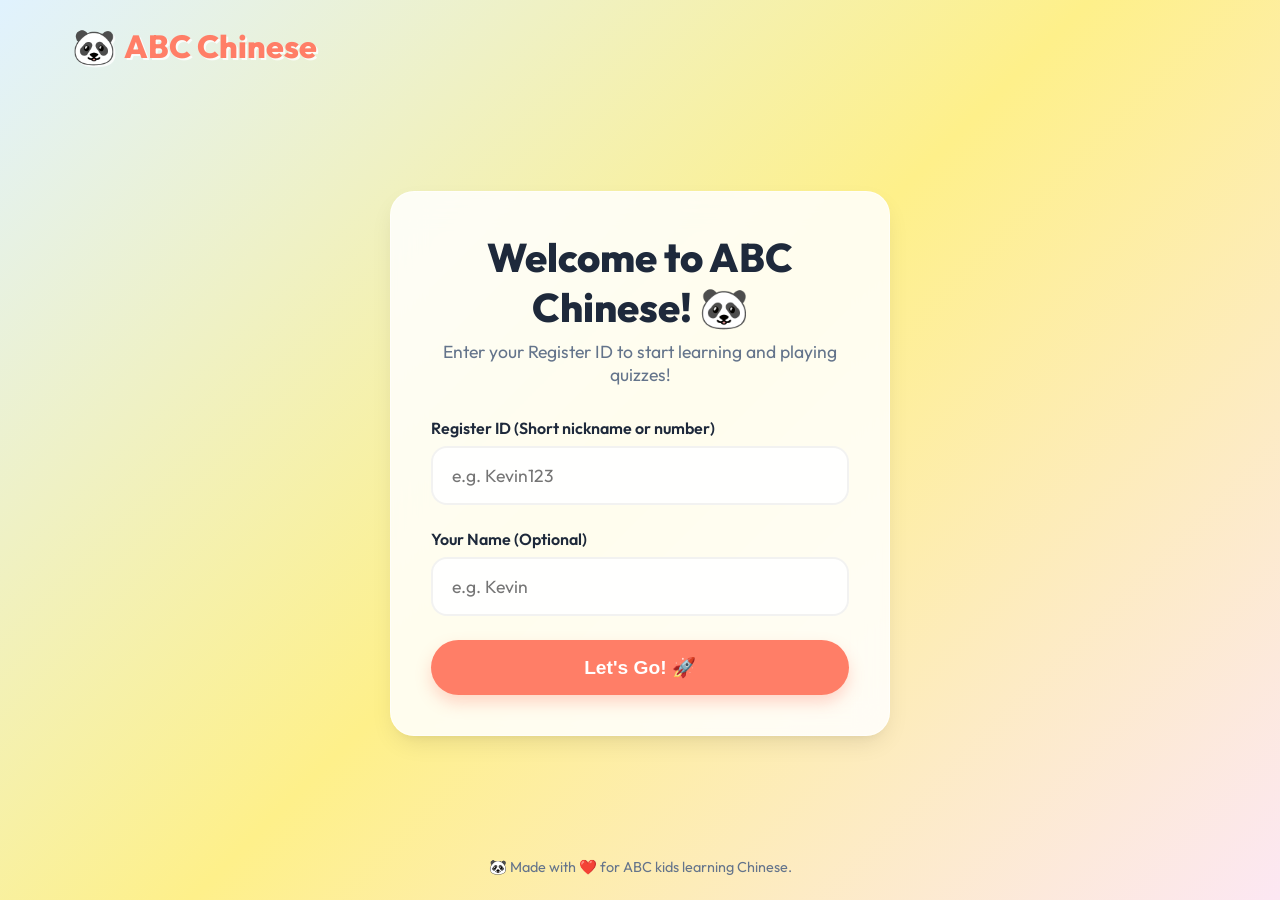
<file: index.html>
<!DOCTYPE html>
<html lang="en">
<head>
  <meta charset="UTF-8">
  <meta name="viewport" content="width=device-width, initial-scale=1.0">
  <title>ABC Chinese - Fun Learning Portal</title>
  <link rel="stylesheet" href="style.css">
</head>
<body>

  <header>
    <div class="logo" onclick="window.location.reload()">
      <span>🐼</span> ABC Chinese
    </div>
    <div id="user-section" class="user-profile-badge" style="display: none;">
      <span id="user-avatar">👦</span>
      <span id="user-display-name">Student</span>
      <button class="btn-logout" onclick="handleLogout()">Logout</button>
    </div>
  </header>

  <main>
    <!-- 1. Authentication / Registration View -->
    <div id="auth-view" class="glass-panel auth-container">
      <h1>Welcome to ABC Chinese! 🐼</h1>
      <p>Enter your Register ID to start learning and playing quizzes!</p>
      
      <form id="login-form" onsubmit="handleLoginSubmit(event)">
        <div class="form-group">
          <label for="kid-id">Register ID (Short nickname or number)</label>
          <input type="text" id="kid-id" class="form-control" placeholder="e.g. Kevin123" required autocomplete="username">
        </div>
        <div class="form-group">
          <label for="kid-nickname">Your Name (Optional)</label>
          <input type="text" id="kid-nickname" class="form-control" placeholder="e.g. Kevin" autocomplete="name">
        </div>
        <button type="submit" class="btn-primary" style="width: 100%; justify-content: center;">
          Let's Go! 🚀
        </button>
      </form>

      <div id="recent-profiles-section" style="margin-top: 2rem; display: none;">
        <p style="margin-bottom: 0.8rem; font-size: 0.95rem; font-weight: bold; color: var(--text-light);">
          Or choose an existing learner profile:
        </p>
        <div id="profiles-list" style="display: flex; flex-wrap: wrap; gap: 0.8rem; justify-content: center;">
          <!-- Generated dynamically -->
        </div>
      </div>
    </div>

    <!-- 2. Dashboard View -->
    <div id="dashboard-view" class="glass-panel" style="display: none; max-width: 800px;">
      <h1 class="dashboard-title">Welcome back, <span id="dash-name" style="color: var(--primary);">Learner</span>! 🌟</h1>
      
      <!-- Statistics -->
      <div class="stats-grid">
        <div class="stat-card">
          <div class="stat-val" id="stat-completed">0</div>
          <div class="stat-label">Quizzes Completed</div>
        </div>
        <div class="stat-card">
          <div class="stat-val" id="stat-avg-score">0%</div>
          <div class="stat-label">Average Score</div>
        </div>
      </div>

      <!-- Badges Shelf -->
      <div style="text-align: center; margin-bottom: 2.5rem;">
        <h2 style="font-size: 1.4rem; font-weight: 800; margin-bottom: 0.5rem;">My Badges 🏆</h2>
        <div id="badges-shelf" class="badges-container">
          <span style="color: var(--text-light); font-style: italic;">No badges earned yet. Complete Quiz 1!</span>
        </div>
      </div>

      <!-- Quiz List -->
      <div class="quiz-list-section">
        <h2>Select a Lesson & Quiz</h2>
        <div id="quiz-list-container" style="display: flex; flex-direction: column; gap: 1rem; margin-top: 1rem;">
          <!-- Generated dynamically -->
        </div>
      </div>
    </div>
  </main>

  <footer>
    <p>🐼 Made with ❤️ for ABC kids learning Chinese.</p>
  </footer>

  <script src="app.js"></script>
  <script>
    // Page Controller logic
    document.addEventListener("DOMContentLoaded", () => {
      initAppState();
      renderPage();
    });

    function renderPage() {
      const authView = document.getElementById("auth-view");
      const dashboardView = document.getElementById("dashboard-view");
      const userSection = document.getElementById("user-section");

      if (STATE.currentKid) {
        // Logged in
        authView.style.display = "none";
        dashboardView.style.display = "block";
        userSection.style.display = "flex";

        // Set User details
        document.getElementById("user-display-name").textContent = STATE.currentKid.nickname;
        document.getElementById("dash-name").textContent = STATE.currentKid.nickname;

        // Statistics
        const quizKeys = Object.keys(STATE.currentKid.progress);
        const completedCount = quizKeys.length;
        document.getElementById("stat-completed").textContent = completedCount;

        if (completedCount > 0) {
          let totalPercentage = 0;
          quizKeys.forEach(k => {
            totalPercentage += STATE.currentKid.progress[k].percentage;
          });
          const avg = Math.round(totalPercentage / completedCount);
          document.getElementById("stat-avg-score").textContent = `${avg}%`;
        } else {
          document.getElementById("stat-avg-score").textContent = "0%";
        }

        // Render Badges
        const shelf = document.getElementById("badges-shelf");
        if (STATE.currentKid.badges && STATE.currentKid.badges.length > 0) {
          shelf.innerHTML = STATE.currentKid.badges
            .map(badge => `<span class="badge-item">${badge}</span>`)
            .join("");
        } else {
          shelf.innerHTML = `<span style="color: var(--text-light); font-style: italic;">No badges earned yet. Complete Quiz 1 to earn badges!</span>`;
        }

        // Render Quiz List
        const quizListContainer = document.getElementById("quiz-list-container");
        quizListContainer.innerHTML = QUIZ_INDEX.map(quiz => {
          const progress = STATE.currentKid.progress[`quiz_${quiz.id}`];
          const scoreBadge = progress 
            ? `<span class="quiz-score-badge" style="margin-right: 1rem;">Completed: ${progress.score}/${progress.total} (${progress.percentage}%)</span>`
            : "";
            
          if (quiz.active) {
            return `
              <div class="quiz-card">
                <div class="quiz-info">
                  <h3>${quiz.title}</h3>
                  <div class="quiz-meta">
                    <span>${quiz.meta}</span>
                  </div>
                </div>
                <div class="quiz-status">
                  ${scoreBadge}
                  <button onclick="startQuiz(${quiz.id})" class="btn-primary" style="padding: 0.6rem 1.2rem; font-size: 1rem;">
                    Start Quiz 🚀
                  </button>
                </div>
              </div>
            `;
          } else {
            return `
              <div class="quiz-card" style="opacity: 0.6; cursor: not-allowed;">
                <div class="quiz-info">
                  <h3>${quiz.title}</h3>
                  <div class="quiz-meta">
                    <span>${quiz.meta}</span>
                  </div>
                </div>
                <div class="quiz-status">
                  <span style="font-weight: bold; color: var(--text-light); display: inline-flex; align-items: center; gap: 0.3rem;">
                    🔒 Coming Soon
                  </span>
                </div>
              </div>
            `;
          }
        }).join("");

      } else {
        // Logged out / Registration Page
        authView.style.display = "block";
        dashboardView.style.display = "none";
        userSection.style.display = "none";

        // Render profile select shortcuts if exists
        const profilesList = document.getElementById("profiles-list");
        const recentSection = document.getElementById("recent-profiles-section");
        const kidIds = Object.keys(STATE.allKids);

        if (kidIds.length > 0) {
          recentSection.style.display = "block";
          profilesList.innerHTML = kidIds
            .map(id => {
              const kid = STATE.allKids[id];
              return `
                <button type="button" class="btn-secondary" onclick="quickLogin('${kid.id}')">
                  👦 ${kid.nickname}
                </button>
              `;
            })
            .join("");
        } else {
          recentSection.style.display = "none";
        }
      }
    }

    function handleLoginSubmit(event) {
      event.preventDefault();
      const id = document.getElementById("kid-id").value;
      const nickname = document.getElementById("kid-nickname").value;
      if (loginKid(id, nickname)) {
        renderPage();
      }
    }

    function quickLogin(id) {
      if (loginKid(id, "")) {
        renderPage();
      }
    }

    function handleLogout() {
      logoutKid();
      renderPage();
    }

    function startQuiz(quizId) {
      window.location.href = `quiz.html?id=${quizId}`;
    }
  </script>
</body>
</html>
</file>
<file: style.css>
/* style.css - Premium Playful Theme for ABC Chinese Portal */
@import url('https://fonts.googleapis.com/css2?family=Outfit:wght@400;600;800&family=Noto+Sans+SC:wght@400;700&display=swap');

:root {
  --font-main: 'Outfit', 'Noto Sans SC', sans-serif;
  --bg-gradient: linear-gradient(135deg, #e0f2fe 0%, #fef08a 50%, #fce7f3 100%);
  --primary: #ff7e67;
  --primary-hover: #ff6347;
  --secondary: #3b82f6;
  --accent: #10b981;
  --accent-light: #d1fae5;
  --text-dark: #1e293b;
  --text-light: #64748b;
  --white-glass: rgba(255, 255, 255, 0.85);
  --shadow-sm: 0 4px 6px -1px rgba(0, 0, 0, 0.05), 0 2px 4px -1px rgba(0, 0, 0, 0.03);
  --shadow-lg: 0 10px 25px -5px rgba(0, 0, 0, 0.1), 0 8px 10px -6px rgba(0, 0, 0, 0.05);
  --border-radius: 24px;
  --transition: all 0.3s cubic-bezier(0.4, 0, 0.2, 1);
}

* {
  box-sizing: border-box;
  margin: 0;
  padding: 0;
}

body {
  font-family: var(--font-main);
  background: var(--bg-gradient);
  min-height: 100vh;
  color: var(--text-dark);
  display: flex;
  flex-direction: column;
  justify-content: space-between;
  overflow-x: hidden;
}

/* Header & Navigation */
header {
  padding: 1.5rem 2rem;
  display: flex;
  justify-content: space-between;
  align-items: center;
  max-width: 1200px;
  width: 100%;
  margin: 0 auto;
}

.logo {
  font-size: 2rem;
  font-weight: 800;
  color: var(--primary);
  display: flex;
  align-items: center;
  gap: 0.5rem;
  text-shadow: 2px 2px 0px rgba(255, 255, 255, 0.8);
  cursor: pointer;
}

.logo span {
  font-size: 2.2rem;
}

.user-profile-badge {
  background: var(--white-glass);
  backdrop-filter: blur(12px);
  padding: 0.6rem 1.2rem;
  border-radius: 50px;
  font-weight: 600;
  display: flex;
  align-items: center;
  gap: 0.5rem;
  box-shadow: var(--shadow-sm);
  border: 1px solid rgba(255, 255, 255, 0.5);
  transition: var(--transition);
}

.user-profile-badge:hover {
  transform: translateY(-2px);
  box-shadow: var(--shadow-lg);
}

.btn-logout {
  background: none;
  border: none;
  color: #ef4444;
  cursor: pointer;
  font-weight: bold;
  font-family: inherit;
  font-size: 0.9rem;
  padding: 0.2rem 0.5rem;
  border-radius: 4px;
}

.btn-logout:hover {
  background: rgba(239, 68, 68, 0.1);
}

/* Main Container */
main {
  flex: 1;
  width: 100%;
  max-width: 1000px;
  margin: 0 auto;
  padding: 1.5rem 2rem;
  display: flex;
  flex-direction: column;
  justify-content: center;
  align-items: center;
}

/* Glassmorphism Card Panels */
.glass-panel {
  background: var(--white-glass);
  backdrop-filter: blur(16px);
  border: 1px solid rgba(255, 255, 255, 0.6);
  border-radius: var(--border-radius);
  padding: 2.5rem;
  width: 100%;
  box-shadow: var(--shadow-lg);
  position: relative;
  transition: var(--transition);
}

/* Auth / Registration Form */
.auth-container {
  max-width: 500px;
  text-align: center;
}

.auth-container h1 {
  font-size: 2.5rem;
  font-weight: 800;
  color: var(--text-dark);
  margin-bottom: 0.5rem;
}

.auth-container p {
  color: var(--text-light);
  margin-bottom: 2rem;
  font-size: 1.1rem;
}

.form-group {
  margin-bottom: 1.5rem;
  text-align: left;
}

.form-group label {
  display: block;
  font-weight: 600;
  margin-bottom: 0.5rem;
  color: var(--text-dark);
  font-size: 1rem;
}

.form-control {
  width: 100%;
  padding: 1rem 1.2rem;
  border-radius: 16px;
  border: 2px solid rgba(0, 0, 0, 0.05);
  background: rgba(255, 255, 255, 0.9);
  font-family: inherit;
  font-size: 1.1rem;
  outline: none;
  transition: var(--transition);
}

.form-control:focus {
  border-color: var(--primary);
  box-shadow: 0 0 0 4px rgba(255, 126, 103, 0.15);
}

/* Buttons */
.btn-primary {
  background: var(--primary);
  color: white;
  border: none;
  padding: 1rem 2rem;
  font-size: 1.2rem;
  font-weight: 800;
  border-radius: 50px;
  cursor: pointer;
  box-shadow: 0 8px 16px rgba(255, 126, 103, 0.3);
  transition: var(--transition);
  display: inline-flex;
  align-items: center;
  gap: 0.5rem;
}

.btn-primary:hover {
  transform: translateY(-3px) scale(1.02);
  box-shadow: 0 12px 20px rgba(255, 126, 103, 0.4);
  background: var(--primary-hover);
}

.btn-primary:active {
  transform: translateY(-1px);
}

.btn-secondary {
  background: white;
  color: var(--text-dark);
  border: 2px solid rgba(0, 0, 0, 0.05);
  padding: 0.8rem 1.8rem;
  font-size: 1rem;
  font-weight: 600;
  border-radius: 50px;
  cursor: pointer;
  transition: var(--transition);
}

.btn-secondary:hover {
  background: #f8fafc;
  border-color: var(--text-light);
}

/* Dashboard Styles */
.dashboard-title {
  font-size: 2.2rem;
  font-weight: 800;
  margin-bottom: 1.5rem;
}

.stats-grid {
  display: grid;
  grid-template-columns: repeat(auto-fit, minmax(200px, 1fr));
  gap: 1.5rem;
  margin-bottom: 2.5rem;
}

.stat-card {
  background: rgba(255, 255, 255, 0.5);
  border-radius: 20px;
  padding: 1.5rem;
  text-align: center;
  border: 1px solid rgba(255, 255, 255, 0.4);
  box-shadow: var(--shadow-sm);
  transition: var(--transition);
}

.stat-card:hover {
  transform: translateY(-5px);
  box-shadow: var(--shadow-lg);
  background: white;
}

.stat-val {
  font-size: 2.5rem;
  font-weight: 800;
  color: var(--primary);
  margin-bottom: 0.2rem;
}

.stat-label {
  font-weight: 600;
  color: var(--text-light);
  font-size: 0.9rem;
  text-transform: uppercase;
  letter-spacing: 0.5px;
}

/* Badges section */
.badges-container {
  display: flex;
  flex-wrap: wrap;
  gap: 0.8rem;
  margin-top: 0.5rem;
  justify-content: center;
}

.badge-item {
  background: #fef3c7;
  color: #d97706;
  border: 1px solid #fde68a;
  padding: 0.5rem 1rem;
  border-radius: 50px;
  font-size: 0.9rem;
  font-weight: bold;
  animation: popIn 0.5s cubic-bezier(0.175, 0.885, 0.32, 1.275) both;
}

/* Quiz selection card */
.quiz-list-section h2 {
  font-size: 1.6rem;
  font-weight: 800;
  margin-bottom: 1rem;
}

.quiz-card {
  background: white;
  border-radius: 20px;
  padding: 1.5rem;
  display: flex;
  justify-content: space-between;
  align-items: center;
  border: 2px solid transparent;
  box-shadow: var(--shadow-sm);
  transition: var(--transition);
}

.quiz-card:hover {
  border-color: var(--primary);
  transform: translateY(-3px);
  box-shadow: var(--shadow-lg);
}

.quiz-info h3 {
  font-size: 1.3rem;
  font-weight: 700;
  margin-bottom: 0.3rem;
}

.quiz-meta {
  color: var(--text-light);
  font-size: 0.9rem;
  display: flex;
  gap: 1rem;
}

.quiz-meta span {
  display: flex;
  align-items: center;
  gap: 0.3rem;
}

.quiz-status {
  text-align: right;
}

.quiz-score-badge {
  background: var(--accent-light);
  color: var(--accent);
  font-weight: bold;
  padding: 0.4rem 0.8rem;
  border-radius: 50px;
  font-size: 0.9rem;
}

/* Quiz Wizard Page CSS */
.quiz-wizard-header {
  display: flex;
  justify-content: space-between;
  align-items: center;
  margin-bottom: 2rem;
}

.progress-bar-container {
  flex: 1;
  height: 12px;
  background: rgba(0, 0, 0, 0.05);
  border-radius: 10px;
  margin: 0 1.5rem;
  position: relative;
  overflow: hidden;
}

.progress-bar-fill {
  height: 100%;
  background: var(--primary);
  border-radius: 10px;
  width: 0%;
  transition: width 0.3s ease;
}

.q-badge {
  font-weight: 800;
  color: var(--primary);
  font-size: 1.1rem;
}

/* Quiz question content */
.question-container {
  min-height: 250px;
  animation: fadeIn 0.4s ease;
}

.question-text {
  font-size: 1.6rem;
  font-weight: 700;
  margin-bottom: 1.5rem;
  line-height: 1.4;
}

.question-illustration {
  max-width: 320px;
  width: 100%;
  border-radius: 20px;
  box-shadow: var(--shadow-sm);
  margin: 0 auto 1.5rem auto;
  display: block;
  border: 4px solid white;
}

/* Audio Playback button */
.audio-play-btn {
  background: #dbeafe;
  color: #2563eb;
  border: none;
  padding: 0.8rem 1.5rem;
  border-radius: 50px;
  font-weight: bold;
  font-size: 1.1rem;
  cursor: pointer;
  display: inline-flex;
  align-items: center;
  gap: 0.5rem;
  margin-bottom: 1.5rem;
  transition: var(--transition);
}

.audio-play-btn:hover {
  background: #bfdbfe;
  transform: scale(1.05);
}

.audio-play-btn:active {
  transform: scale(0.95);
}

/* Multiple choice options */
.options-grid {
  display: grid;
  grid-template-columns: 1fr;
  gap: 1rem;
  margin-top: 1rem;
}

.option-btn {
  background: white;
  border: 2px solid rgba(0, 0, 0, 0.05);
  padding: 1.2rem 1.5rem;
  border-radius: 18px;
  text-align: left;
  font-size: 1.2rem;
  font-weight: 600;
  font-family: inherit;
  cursor: pointer;
  transition: var(--transition);
  display: flex;
  align-items: center;
  gap: 1rem;
}

.option-btn:hover {
  border-color: var(--secondary);
  background: #eff6ff;
  transform: translateY(-2px);
}

.option-btn.selected {
  border-color: var(--primary);
  background: #fff5f5;
  box-shadow: 0 0 0 3px rgba(255, 126, 103, 0.2);
}

.option-letter {
  background: rgba(0, 0, 0, 0.05);
  width: 32px;
  height: 32px;
  display: inline-flex;
  align-items: center;
  justify-content: center;
  border-radius: 50%;
  font-weight: 800;
  color: var(--text-light);
}

.option-btn.selected .option-letter {
  background: var(--primary);
  color: white;
}

/* Free text input grading */
.text-answer-input {
  width: 100%;
  min-height: 120px;
  padding: 1.2rem;
  border-radius: 18px;
  border: 2px solid rgba(0, 0, 0, 0.08);
  font-family: inherit;
  font-size: 1.2rem;
  margin-bottom: 1.5rem;
  resize: vertical;
  outline: none;
}

.text-answer-input:focus {
  border-color: var(--primary);
}

/* Footer / Control Navigation inside Quiz */
.quiz-controls {
  display: flex;
  justify-content: space-between;
  margin-top: 2.5rem;
  border-top: 1px solid rgba(0, 0, 0, 0.05);
  padding-top: 1.5rem;
}

/* Results summary page */
.results-header {
  text-align: center;
  margin-bottom: 2rem;
}

.results-score-circle {
  width: 150px;
  height: 150px;
  border-radius: 50%;
  background: var(--primary);
  color: white;
  display: flex;
  flex-direction: column;
  align-items: center;
  justify-content: center;
  margin: 0 auto 1.5rem auto;
  box-shadow: 0 10px 20px rgba(255, 126, 103, 0.3);
}

.results-score-circle .percentage {
  font-size: 3rem;
  font-weight: 800;
}

.results-score-circle .score-fraction {
  font-size: 1.1rem;
  opacity: 0.9;
}

.review-list {
  margin-top: 2rem;
  display: flex;
  flex-direction: column;
  gap: 1.5rem;
}

.review-item {
  border-radius: 18px;
  padding: 1.5rem;
  border: 1px solid rgba(0, 0, 0, 0.05);
  background: white;
}

.review-item.correct {
  border-left: 6px solid var(--accent);
}

.review-item.incorrect {
  border-left: 6px solid #ef4444;
}

.review-status-tag {
  display: inline-block;
  padding: 0.2rem 0.6rem;
  border-radius: 50px;
  font-size: 0.8rem;
  font-weight: bold;
  margin-bottom: 0.5rem;
}

.correct .review-status-tag {
  background: var(--accent-light);
  color: var(--accent);
}

.incorrect .review-status-tag {
  background: #fee2e2;
  color: #ef4444;
}

.review-q-text {
  font-size: 1.1rem;
  font-weight: bold;
  margin-bottom: 0.8rem;
}

.review-ans-grid {
  font-size: 1rem;
  color: var(--text-light);
  margin-bottom: 0.8rem;
}

.review-explanation {
  background: #f8fafc;
  padding: 0.8rem 1rem;
  border-radius: 8px;
  font-size: 0.95rem;
  border-left: 3px solid #cbd5e1;
}

footer {
  text-align: center;
  padding: 1.5rem;
  color: var(--text-light);
  font-size: 0.9rem;
}

/* Animations */
@keyframes fadeIn {
  from { opacity: 0; transform: translateY(10px); }
  to { opacity: 1; transform: translateY(0); }
}

@keyframes popIn {
  0% { transform: scale(0.8); opacity: 0; }
  100% { transform: scale(1); opacity: 1; }
}

/* Ruby Pinyin formatting */
ruby {
  display: inline-flex;
  flex-direction: column-reverse;
  align-items: center;
  vertical-align: bottom;
  margin: 0 0.12em;
}

rt {
  display: block;
  font-size: 0.55em;
  font-weight: 600;
  color: #475569;
  margin-bottom: 0.25rem;
  text-align: center;
  user-select: none;
}
</file>
